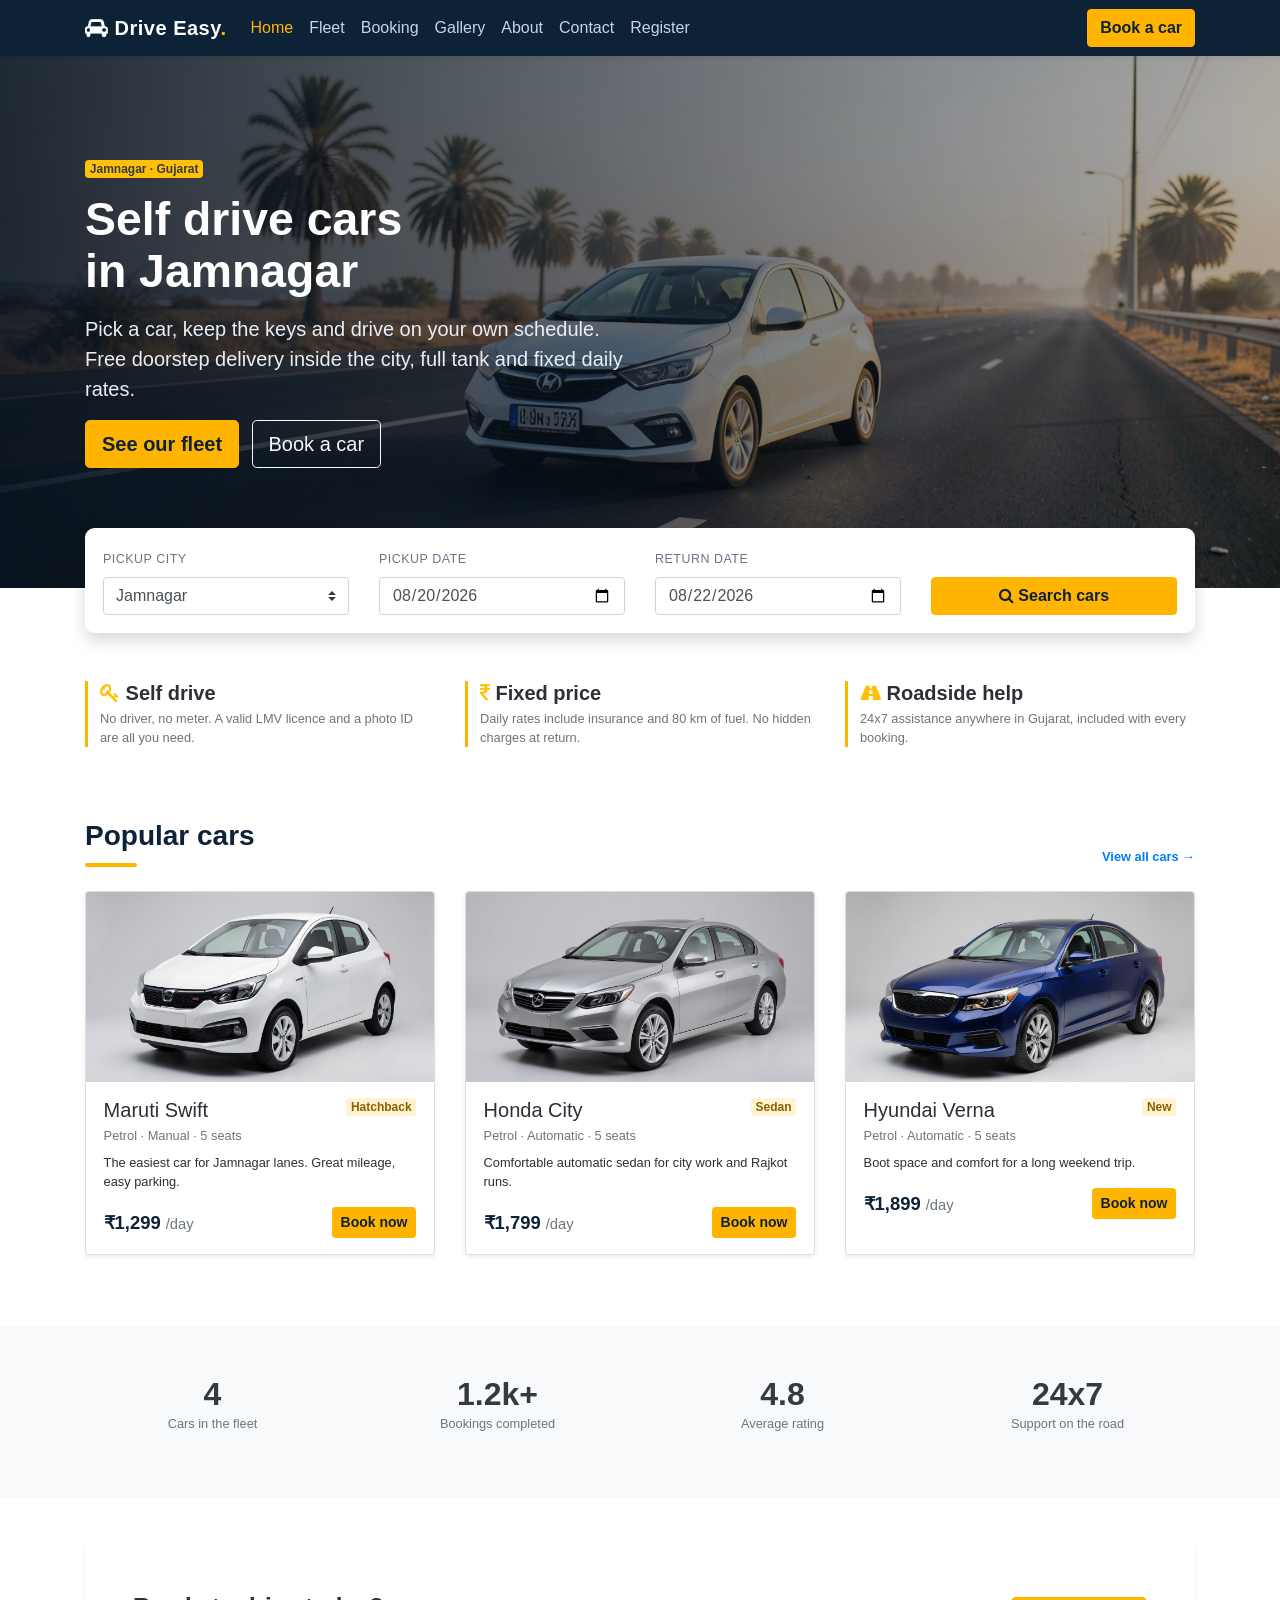
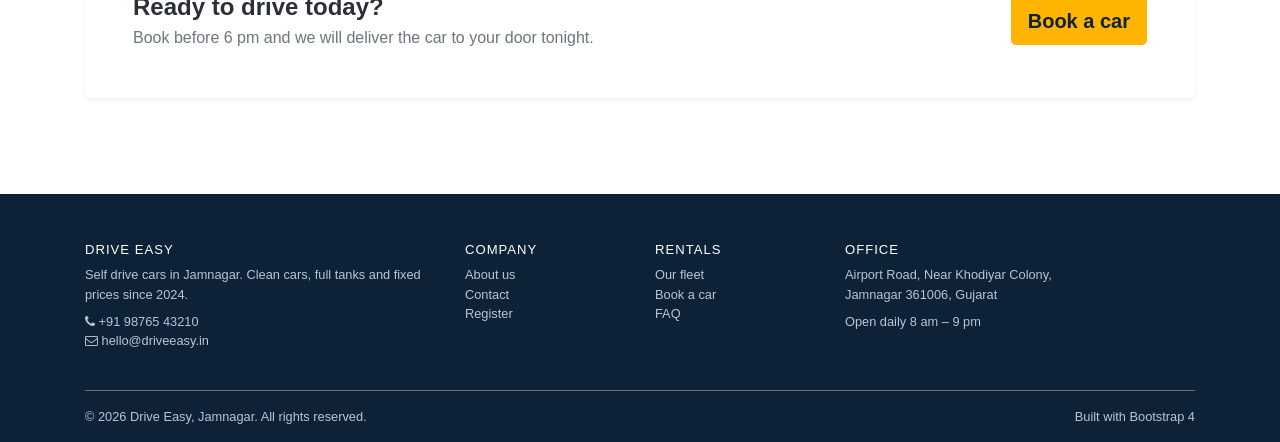
<file: index.html>
<!DOCTYPE html>
<html lang="en">
<head>
  <meta charset="utf-8">
  <meta name="viewport" content="width=device-width, initial-scale=1">
  <title>Home | Drive Easy</title>
  <link rel="stylesheet" href="https://cdn.jsdelivr.net/npm/bootstrap@4.6.2/dist/css/bootstrap.min.css">
  <link rel="stylesheet" href="https://cdnjs.cloudflare.com/ajax/libs/font-awesome/4.7.0/css/font-awesome.min.css">
  <link rel="stylesheet" href="style.css">
</head>
<body>
<nav class="navbar navbar-expand-lg navbar-dark navbar-drive sticky-top shadow-sm">
  <div class="container">
    <a class="navbar-brand" href="index.html"><i class="fa fa-car"></i> Drive Easy<span class="brand-dot">.</span></a>
    <button class="navbar-toggler" type="button" data-toggle="collapse" data-target="#mainNav">
      <span class="navbar-toggler-icon"></span>
    </button>
    <div class="collapse navbar-collapse" id="mainNav">
      <ul class="navbar-nav mr-auto">
      <li class="nav-item"><a class="nav-link active" href="index.html">Home</a></li>
      <li class="nav-item"><a class="nav-link" href="fleet.html">Fleet</a></li>
      <li class="nav-item"><a class="nav-link" href="booking.html">Booking</a></li>
      <li class="nav-item"><a class="nav-link" href="gallery.html">Gallery</a></li>
      <li class="nav-item"><a class="nav-link" href="about.html">About</a></li>
      <li class="nav-item"><a class="nav-link" href="contact.html">Contact</a></li>
      <li class="nav-item"><a class="nav-link" href="register.html">Register</a></li>
      </ul>
      <a class="btn btn-amber my-2 my-lg-0" href="booking.html">Book a car</a>
    </div>
  </div>
</nav>
<section class="hero">
  <div class="container">
    <span class="badge badge-amber bg-warning text-dark mb-3">Jamnagar &middot; Gujarat</span>
    <h1>Self drive cars<br>in Jamnagar</h1>
    <p class="lead mt-3">Pick a car, keep the keys and drive on your own schedule. Free doorstep
    delivery inside the city, full tank and fixed daily rates.</p>
    <a href="fleet.html" class="btn btn-amber btn-lg mr-2">See our fleet</a>
    <a href="booking.html" class="btn btn-outline-light btn-lg">Book a car</a>
  </div>
</section>

<div class="container">
  <form class="search-card shadow" action="fleet.html">
    <div class="row align-items-end">
      <div class="col-md-3 mb-3 mb-md-0">
        <label for="city">Pickup city</label>
        <select class="custom-select" id="city">
          <option selected>Jamnagar</option>
          <option>Rajkot</option>
          <option>Dwarka</option>
        </select>
      </div>
      <div class="col-md-3 mb-3 mb-md-0">
        <label for="from">Pickup date</label>
        <input type="date" class="form-control" id="from" value="2026-08-20">
      </div>
      <div class="col-md-3 mb-3 mb-md-0">
        <label for="to">Return date</label>
        <input type="date" class="form-control" id="to" value="2026-08-22">
      </div>
      <div class="col-md-3">
        <button class="btn btn-amber btn-block" type="submit"><i class="fa fa-search"></i> Search cars</button>
      </div>
    </div>
  </form>
</div>

<section class="container py-5">
  <div class="row">
    <div class="col-md-4 mb-4">
      <div class="stat">
        <h2 class="h5 font-weight-bold mb-1"><i class="fa fa-key text-warning"></i> Self drive</h2>
        <p class="small text-muted mb-0">No driver, no meter. A valid LMV licence and a photo ID
        are all you need.</p>
      </div>
    </div>
    <div class="col-md-4 mb-4">
      <div class="stat">
        <h2 class="h5 font-weight-bold mb-1"><i class="fa fa-inr text-warning"></i> Fixed price</h2>
        <p class="small text-muted mb-0">Daily rates include insurance and 80 km of fuel. No
        hidden charges at return.</p>
      </div>
    </div>
    <div class="col-md-4 mb-4">
      <div class="stat">
        <h2 class="h5 font-weight-bold mb-1"><i class="fa fa-road text-warning"></i> Roadside help</h2>
        <p class="small text-muted mb-0">24x7 assistance anywhere in Gujarat, included with every
        booking.</p>
      </div>
    </div>
  </div>
</section>

<section class="container pb-5">
  <div class="d-flex justify-content-between align-items-end mb-4">
    <h2 class="section-title h3 mb-0">Popular cars</h2>
    <a href="fleet.html" class="small font-weight-bold">View all cars &rarr;</a>
  </div>
  <div class="row">
      <div class="col-md-4 mb-4">
        <div class="card car-card h-100 shadow-sm">
          <img class="card-img-top" src="img/swift.jpg" alt="Maruti Swift">
          <div class="card-body">
            <div class="d-flex justify-content-between align-items-start">
              <h5 class="mb-1">Maruti Swift</h5>
              <span class="badge badge-soft">Hatchback</span>
            </div>
            <p class="small text-muted mb-2">Petrol &middot; Manual &middot; 5 seats</p>
            <p class="card-text small">The easiest car for Jamnagar lanes. Great mileage, easy parking.</p>
            <div class="d-flex justify-content-between align-items-center mt-3">
              <span class="price">&#8377;1,299 <small class="text-muted font-weight-normal">/day</small></span>
              <a href="booking.html" class="btn btn-sm btn-amber">Book now</a>
            </div>
          </div>
        </div>
      </div>
      <div class="col-md-4 mb-4">
        <div class="card car-card h-100 shadow-sm">
          <img class="card-img-top" src="img/city.jpg" alt="Honda City">
          <div class="card-body">
            <div class="d-flex justify-content-between align-items-start">
              <h5 class="mb-1">Honda City</h5>
              <span class="badge badge-soft">Sedan</span>
            </div>
            <p class="small text-muted mb-2">Petrol &middot; Automatic &middot; 5 seats</p>
            <p class="card-text small">Comfortable automatic sedan for city work and Rajkot runs.</p>
            <div class="d-flex justify-content-between align-items-center mt-3">
              <span class="price">&#8377;1,799 <small class="text-muted font-weight-normal">/day</small></span>
              <a href="booking.html" class="btn btn-sm btn-amber">Book now</a>
            </div>
          </div>
        </div>
      </div>
      <div class="col-md-4 mb-4">
        <div class="card car-card h-100 shadow-sm">
          <img class="card-img-top" src="img/verna.jpg" alt="Hyundai Verna">
          <div class="card-body">
            <div class="d-flex justify-content-between align-items-start">
              <h5 class="mb-1">Hyundai Verna</h5>
              <span class="badge badge-soft">New</span>
            </div>
            <p class="small text-muted mb-2">Petrol &middot; Automatic &middot; 5 seats</p>
            <p class="card-text small">Boot space and comfort for a long weekend trip.</p>
            <div class="d-flex justify-content-between align-items-center mt-3">
              <span class="price">&#8377;1,899 <small class="text-muted font-weight-normal">/day</small></span>
              <a href="booking.html" class="btn btn-sm btn-amber">Book now</a>
            </div>
          </div>
        </div>
      </div>
  </div>
</section>

<section class="bg-light py-5">
  <div class="container">
    <div class="row text-center">
      <div class="col-6 col-md-3 mb-3">
        <p class="h2 font-weight-bold mb-0 text-dark">4</p>
        <p class="small text-muted mb-0">Cars in the fleet</p>
      </div>
      <div class="col-6 col-md-3 mb-3">
        <p class="h2 font-weight-bold mb-0 text-dark">1.2k+</p>
        <p class="small text-muted mb-0">Bookings completed</p>
      </div>
      <div class="col-6 col-md-3 mb-3">
        <p class="h2 font-weight-bold mb-0 text-dark">4.8</p>
        <p class="small text-muted mb-0">Average rating</p>
      </div>
      <div class="col-6 col-md-3 mb-3">
        <p class="h2 font-weight-bold mb-0 text-dark">24x7</p>
        <p class="small text-muted mb-0">Support on the road</p>
      </div>
    </div>
  </div>
</section>

<section class="container py-5">
  <div class="card border-0 shadow-sm">
    <div class="card-body p-4 p-md-5 d-md-flex justify-content-between align-items-center">
      <div class="mb-3 mb-md-0">
        <h3 class="h4 font-weight-bold mb-1">Ready to drive today?</h3>
        <p class="text-muted mb-0">Book before 6 pm and we will deliver the car to your door tonight.</p>
      </div>
      <a href="booking.html" class="btn btn-amber btn-lg">Book a car</a>
    </div>
  </div>
</section>

<footer class="site-footer pt-5 pb-3 mt-5">
  <div class="container">
    <div class="row">
      <div class="col-md-4 mb-4">
        <h6>Drive Easy</h6>
        <p class="small mb-2">Self drive cars in Jamnagar. Clean cars, full tanks and fixed prices
        since 2024.</p>
        <p class="small mb-0"><i class="fa fa-phone"></i> +91 98765 43210<br>
        <i class="fa fa-envelope-o"></i> hello@driveeasy.in</p>
      </div>
      <div class="col-6 col-md-2 mb-4">
        <h6>Company</h6>
        <ul class="list-unstyled small mb-0">
          <li><a href="about.html">About us</a></li>
          <li><a href="contact.html">Contact</a></li>
          <li><a href="register.html">Register</a></li>
        </ul>
      </div>
      <div class="col-6 col-md-2 mb-4">
        <h6>Rentals</h6>
        <ul class="list-unstyled small mb-0">
          <li><a href="fleet.html">Our fleet</a></li>
          <li><a href="booking.html">Book a car</a></li>
          <li><a href="contact.html#faq">FAQ</a></li>
        </ul>
      </div>
      <div class="col-md-4 mb-4">
        <h6>Office</h6>
        <p class="small mb-2">Airport Road, Near Khodiyar Colony,<br>Jamnagar 361006, Gujarat</p>
        <p class="small mb-0">Open daily 8 am &ndash; 9 pm</p>
      </div>
    </div>
    <hr class="border-secondary">
    <div class="d-flex justify-content-between flex-wrap small">
      <span>&copy; 2026 Drive Easy, Jamnagar. All rights reserved.</span>
      <span>Built with Bootstrap 4</span>
    </div>
  </div>
</footer>

<script src="https://cdn.jsdelivr.net/npm/jquery@3.7.1/dist/jquery.slim.min.js"></script>
<script src="https://cdn.jsdelivr.net/npm/popper.js@1.16.1/dist/umd/popper.min.js"></script>
<script src="https://cdn.jsdelivr.net/npm/bootstrap@4.6.2/dist/js/bootstrap.bundle.min.js"></script>
</body>
</html>
</file>
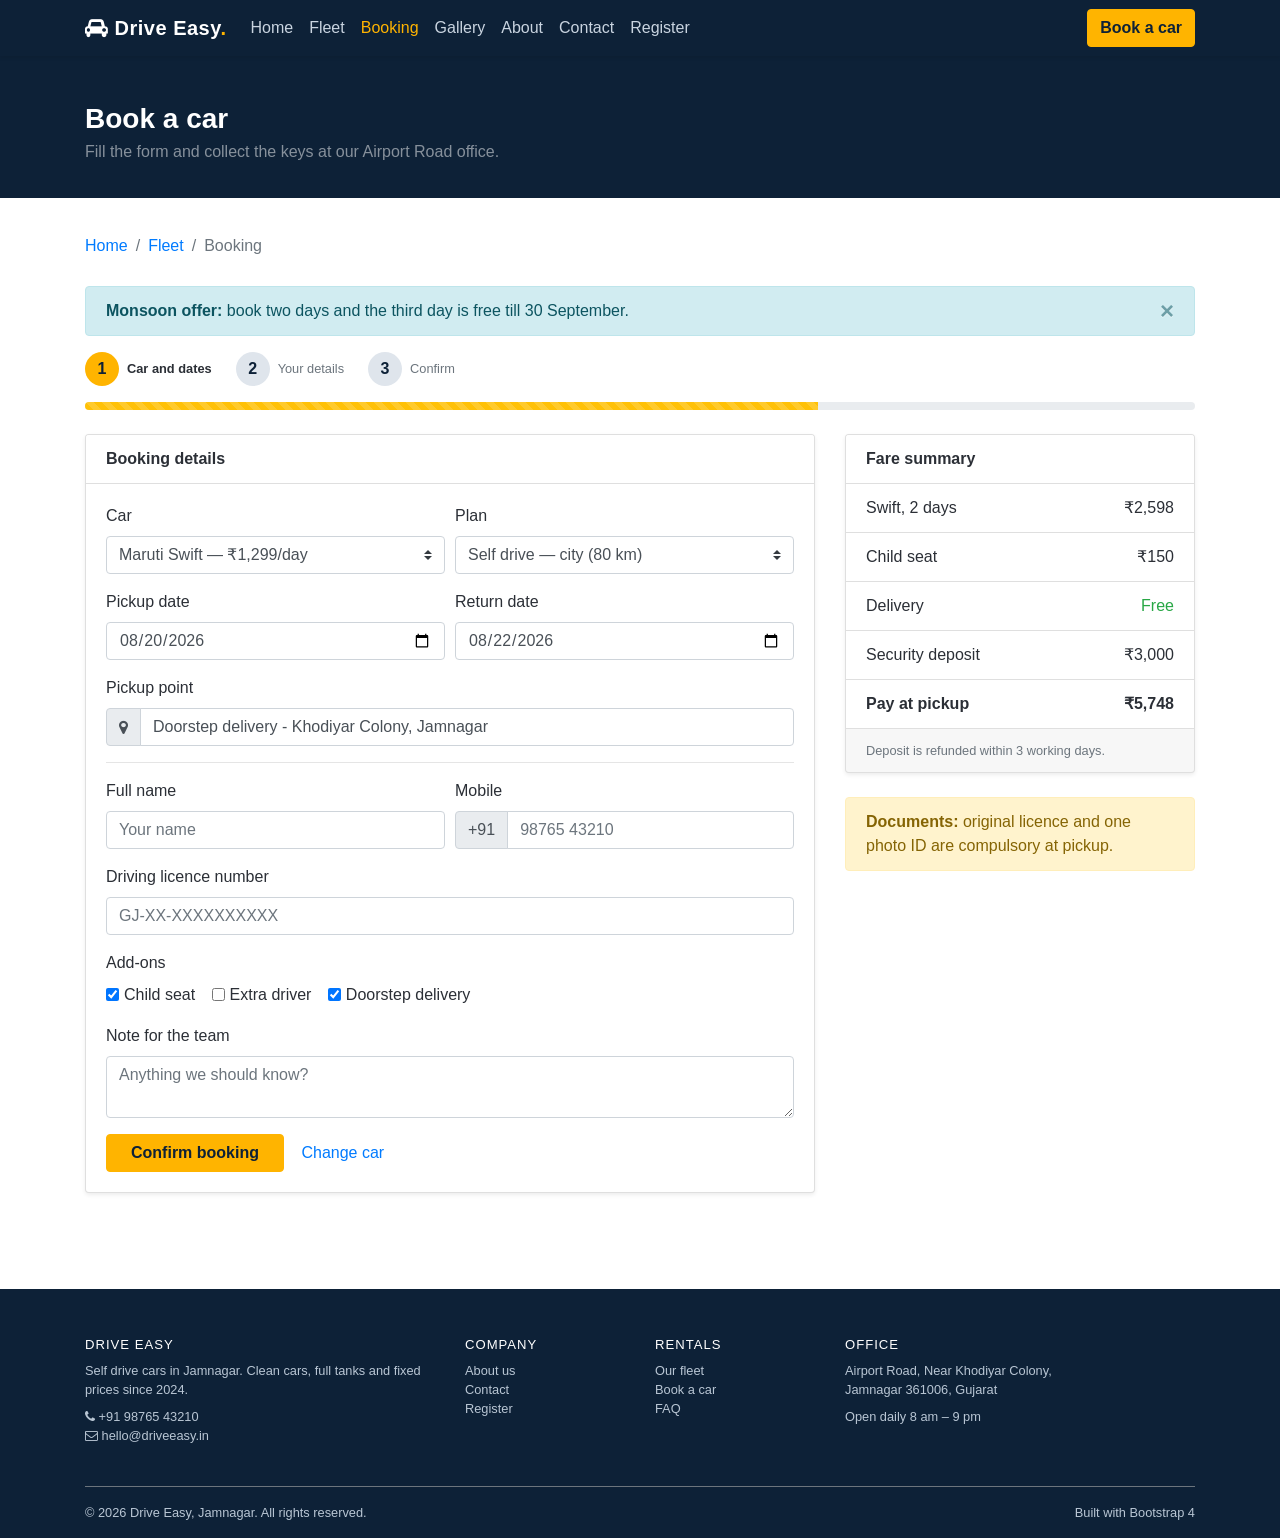
<file: booking.html>
<!DOCTYPE html>
<html lang="en">
<head>
  <meta charset="utf-8">
  <meta name="viewport" content="width=device-width, initial-scale=1">
  <title>Booking | Drive Easy</title>
  <link rel="stylesheet" href="https://cdn.jsdelivr.net/npm/bootstrap@4.6.2/dist/css/bootstrap.min.css">
  <link rel="stylesheet" href="https://cdnjs.cloudflare.com/ajax/libs/font-awesome/4.7.0/css/font-awesome.min.css">
  <link rel="stylesheet" href="style.css">
</head>
<body>
<nav class="navbar navbar-expand-lg navbar-dark navbar-drive sticky-top shadow-sm">
  <div class="container">
    <a class="navbar-brand" href="index.html"><i class="fa fa-car"></i> Drive Easy<span class="brand-dot">.</span></a>
    <button class="navbar-toggler" type="button" data-toggle="collapse" data-target="#mainNav">
      <span class="navbar-toggler-icon"></span>
    </button>
    <div class="collapse navbar-collapse" id="mainNav">
      <ul class="navbar-nav mr-auto">
      <li class="nav-item"><a class="nav-link" href="index.html">Home</a></li>
      <li class="nav-item"><a class="nav-link" href="fleet.html">Fleet</a></li>
      <li class="nav-item"><a class="nav-link active" href="booking.html">Booking</a></li>
      <li class="nav-item"><a class="nav-link" href="gallery.html">Gallery</a></li>
      <li class="nav-item"><a class="nav-link" href="about.html">About</a></li>
      <li class="nav-item"><a class="nav-link" href="contact.html">Contact</a></li>
      <li class="nav-item"><a class="nav-link" href="register.html">Register</a></li>
      </ul>
      <a class="btn btn-amber my-2 my-lg-0" href="booking.html">Book a car</a>
    </div>
  </div>
</nav>

<header class="page-head">
  <div class="container">
    <h1 class="h3 font-weight-bold mb-1">Book a car</h1>
    <p class="mb-0 text-white-50">Fill the form and collect the keys at our Airport Road office.</p>
  </div>
</header>

<div class="container py-4">
  <nav aria-label="breadcrumb">
    <ol class="breadcrumb bg-white px-0">
      <li class="breadcrumb-item"><a href="index.html">Home</a></li>
      <li class="breadcrumb-item"><a href="fleet.html">Fleet</a></li>
      <li class="breadcrumb-item active" aria-current="page">Booking</li>
    </ol>
  </nav>

  <div class="alert alert-info alert-dismissible fade show">
    <button type="button" class="close" data-dismiss="alert">&times;</button>
    <strong>Monsoon offer:</strong> book two days and the third day is free till 30 September.
  </div>

  <div class="d-flex align-items-center mb-3">
    <span class="step mr-2">1</span>
    <span class="mr-4 small font-weight-bold">Car and dates</span>
    <span class="step mr-2" style="background:#dfe5ec;">2</span>
    <span class="mr-4 small text-muted">Your details</span>
    <span class="step mr-2" style="background:#dfe5ec;">3</span>
    <span class="small text-muted">Confirm</span>
  </div>
  <div class="progress mb-4" style="height:8px;">
    <div class="progress-bar bg-warning progress-bar-striped progress-bar-animated" style="width:66%"></div>
  </div>

  <div class="row">
    <div class="col-lg-8">
      <div class="card shadow-sm mb-4">
        <div class="card-header bg-white font-weight-bold">Booking details</div>
        <div class="card-body">
          <form action="index.html">
            <div class="form-row">
              <div class="form-group col-md-6">
                <label for="car">Car</label>
                <select class="custom-select" id="car">
                  <option selected>Maruti Swift &mdash; &#8377;1,299/day</option>
                  <option>Hyundai i20 &mdash; &#8377;1,499/day</option>
                  <option>Honda City &mdash; &#8377;1,799/day</option>
                  <option>Hyundai Verna &mdash; &#8377;1,899/day</option>
                </select>
              </div>
              <div class="form-group col-md-6">
                <label for="plan">Plan</label>
                <select class="custom-select" id="plan">
                  <option selected>Self drive &mdash; city (80 km)</option>
                  <option>Self drive &mdash; outstation (300 km/day)</option>
                  <option>With driver &mdash; outstation</option>
                </select>
              </div>
            </div>
            <div class="form-row">
              <div class="form-group col-md-6">
                <label for="pick">Pickup date</label>
                <input type="date" class="form-control" id="pick" value="2026-08-20">
              </div>
              <div class="form-group col-md-6">
                <label for="ret">Return date</label>
                <input type="date" class="form-control" id="ret" value="2026-08-22">
              </div>
            </div>
            <div class="form-group">
              <label for="place">Pickup point</label>
              <div class="input-group">
                <div class="input-group-prepend"><span class="input-group-text"><i class="fa fa-map-marker"></i></span></div>
                <input type="text" class="form-control" id="place" value="Doorstep delivery - Khodiyar Colony, Jamnagar">
              </div>
            </div>
            <hr>
            <div class="form-row">
              <div class="form-group col-md-6">
                <label for="name">Full name</label>
                <input type="text" class="form-control" id="name" placeholder="Your name">
              </div>
              <div class="form-group col-md-6">
                <label for="phone">Mobile</label>
                <div class="input-group">
                  <div class="input-group-prepend"><span class="input-group-text">+91</span></div>
                  <input type="tel" class="form-control" id="phone" placeholder="98765 43210">
                </div>
              </div>
            </div>
            <div class="form-group">
              <label for="lic">Driving licence number</label>
              <input type="text" class="form-control" id="lic" placeholder="GJ-XX-XXXXXXXXXX">
            </div>
            <div class="form-group">
              <span class="d-block mb-2">Add-ons</span>
              <div class="form-check form-check-inline">
                <input class="form-check-input" type="checkbox" id="seat" checked>
                <label class="form-check-label" for="seat">Child seat</label>
              </div>
              <div class="form-check form-check-inline">
                <input class="form-check-input" type="checkbox" id="driver">
                <label class="form-check-label" for="driver">Extra driver</label>
              </div>
              <div class="form-check form-check-inline">
                <input class="form-check-input" type="checkbox" id="delivery" checked>
                <label class="form-check-label" for="delivery">Doorstep delivery</label>
              </div>
            </div>
            <div class="form-group">
              <label for="note">Note for the team</label>
              <textarea class="form-control" id="note" rows="2" placeholder="Anything we should know?"></textarea>
            </div>
            <button class="btn btn-amber px-4" type="button" data-toggle="modal" data-target="#confirmModal">
              Confirm booking
            </button>
            <a class="btn btn-link" href="fleet.html">Change car</a>
          </form>
        </div>
      </div>
    </div>

    <div class="col-lg-4">
      <div class="card shadow-sm mb-4">
        <div class="card-header bg-white font-weight-bold">Fare summary</div>
        <ul class="list-group list-group-flush">
          <li class="list-group-item d-flex justify-content-between"><span>Swift, 2 days</span><span>&#8377;2,598</span></li>
          <li class="list-group-item d-flex justify-content-between"><span>Child seat</span><span>&#8377;150</span></li>
          <li class="list-group-item d-flex justify-content-between"><span>Delivery</span><span class="text-success">Free</span></li>
          <li class="list-group-item d-flex justify-content-between"><span>Security deposit</span><span>&#8377;3,000</span></li>
          <li class="list-group-item d-flex justify-content-between font-weight-bold"><span>Pay at pickup</span><span>&#8377;5,748</span></li>
        </ul>
        <div class="card-footer small text-muted">Deposit is refunded within 3 working days.</div>
      </div>
      <div class="alert alert-warning mb-0">
        <strong>Documents:</strong> original licence and one photo ID are compulsory at pickup.
      </div>
    </div>
  </div>
</div>

<div class="modal fade" id="confirmModal">
  <div class="modal-dialog modal-dialog-centered">
    <div class="modal-content">
      <div class="modal-header bg-success text-white">
        <h4 class="modal-title">Save record confirmation</h4>
        <button type="button" class="close text-white" data-dismiss="modal">&times;</button>
      </div>
      <div class="modal-body">
        Save this booking for <strong>Maruti Swift, 20&ndash;22 August 2026</strong>?
      </div>
      <div class="modal-footer">
        <button class="btn btn-outline-secondary" data-dismiss="modal">Cancel</button>
        <button class="btn btn-success" data-dismiss="modal">Yes, save</button>
      </div>
    </div>
  </div>
</div>

<footer class="site-footer pt-5 pb-3 mt-5">
  <div class="container">
    <div class="row">
      <div class="col-md-4 mb-4">
        <h6>Drive Easy</h6>
        <p class="small mb-2">Self drive cars in Jamnagar. Clean cars, full tanks and fixed prices
        since 2024.</p>
        <p class="small mb-0"><i class="fa fa-phone"></i> +91 98765 43210<br>
        <i class="fa fa-envelope-o"></i> hello@driveeasy.in</p>
      </div>
      <div class="col-6 col-md-2 mb-4">
        <h6>Company</h6>
        <ul class="list-unstyled small mb-0">
          <li><a href="about.html">About us</a></li>
          <li><a href="contact.html">Contact</a></li>
          <li><a href="register.html">Register</a></li>
        </ul>
      </div>
      <div class="col-6 col-md-2 mb-4">
        <h6>Rentals</h6>
        <ul class="list-unstyled small mb-0">
          <li><a href="fleet.html">Our fleet</a></li>
          <li><a href="booking.html">Book a car</a></li>
          <li><a href="contact.html#faq">FAQ</a></li>
        </ul>
      </div>
      <div class="col-md-4 mb-4">
        <h6>Office</h6>
        <p class="small mb-2">Airport Road, Near Khodiyar Colony,<br>Jamnagar 361006, Gujarat</p>
        <p class="small mb-0">Open daily 8 am &ndash; 9 pm</p>
      </div>
    </div>
    <hr class="border-secondary">
    <div class="d-flex justify-content-between flex-wrap small">
      <span>&copy; 2026 Drive Easy, Jamnagar. All rights reserved.</span>
      <span>Built with Bootstrap 4</span>
    </div>
  </div>
</footer>

<script src="https://cdn.jsdelivr.net/npm/jquery@3.7.1/dist/jquery.slim.min.js"></script>
<script src="https://cdn.jsdelivr.net/npm/popper.js@1.16.1/dist/umd/popper.min.js"></script>
<script src="https://cdn.jsdelivr.net/npm/bootstrap@4.6.2/dist/js/bootstrap.bundle.min.js"></script>
</body>
</html>
</file>
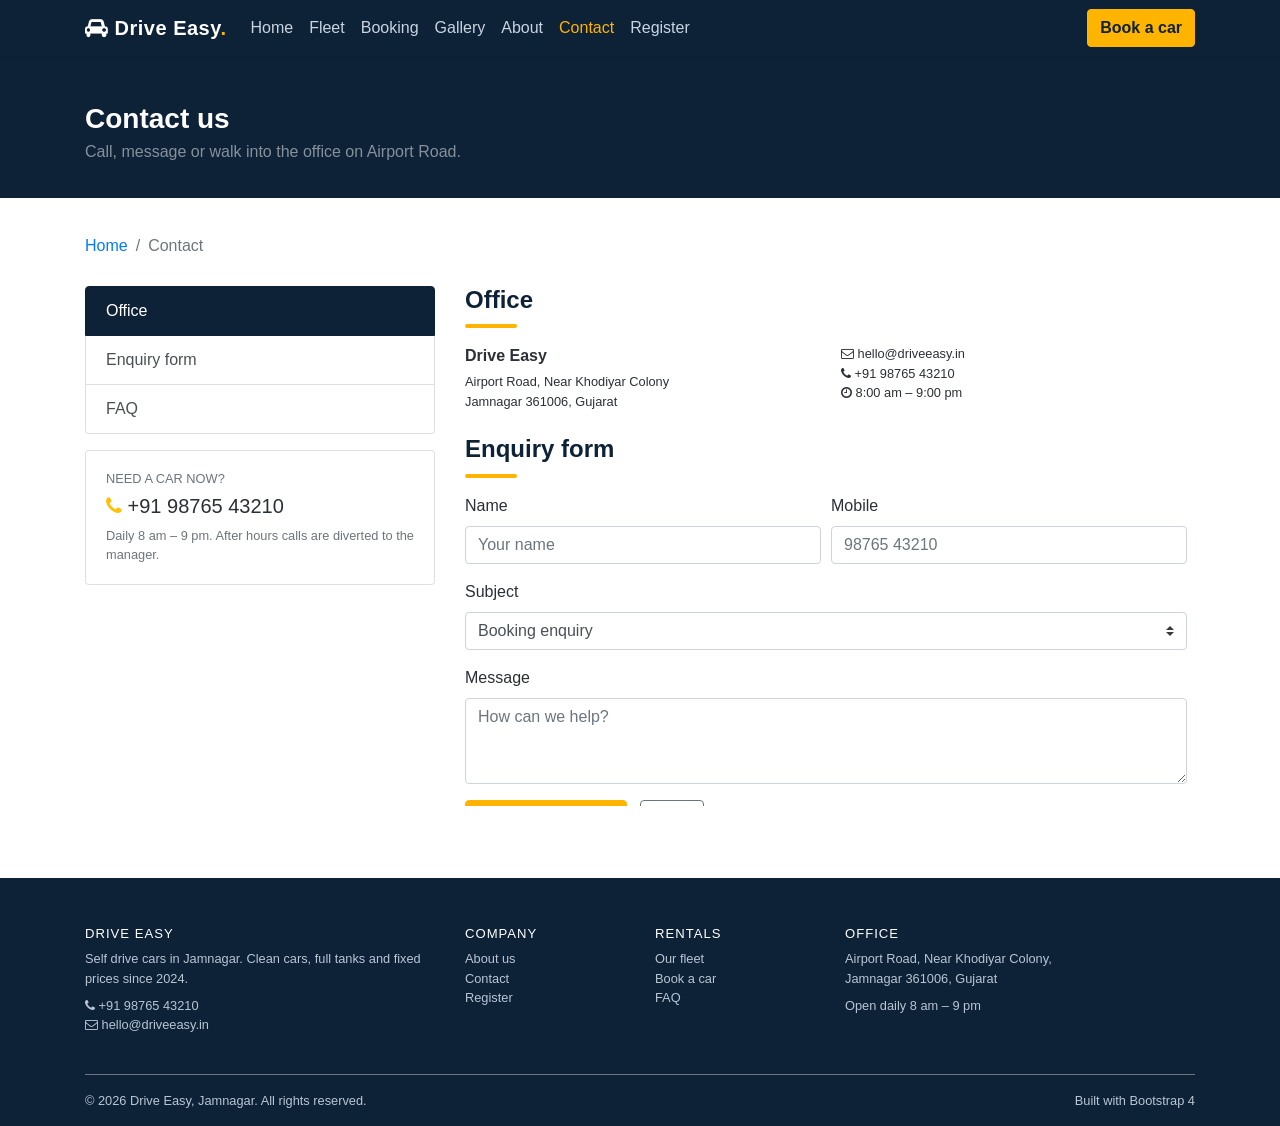
<file: contact.html>
<!DOCTYPE html>
<html lang="en">
<head>
  <meta charset="utf-8">
  <meta name="viewport" content="width=device-width, initial-scale=1">
  <title>Contact | Drive Easy</title>
  <link rel="stylesheet" href="https://cdn.jsdelivr.net/npm/bootstrap@4.6.2/dist/css/bootstrap.min.css">
  <link rel="stylesheet" href="https://cdnjs.cloudflare.com/ajax/libs/font-awesome/4.7.0/css/font-awesome.min.css">
  <link rel="stylesheet" href="style.css">
</head>
<body>
<nav class="navbar navbar-expand-lg navbar-dark navbar-drive sticky-top shadow-sm">
  <div class="container">
    <a class="navbar-brand" href="index.html"><i class="fa fa-car"></i> Drive Easy<span class="brand-dot">.</span></a>
    <button class="navbar-toggler" type="button" data-toggle="collapse" data-target="#mainNav">
      <span class="navbar-toggler-icon"></span>
    </button>
    <div class="collapse navbar-collapse" id="mainNav">
      <ul class="navbar-nav mr-auto">
      <li class="nav-item"><a class="nav-link" href="index.html">Home</a></li>
      <li class="nav-item"><a class="nav-link" href="fleet.html">Fleet</a></li>
      <li class="nav-item"><a class="nav-link" href="booking.html">Booking</a></li>
      <li class="nav-item"><a class="nav-link" href="gallery.html">Gallery</a></li>
      <li class="nav-item"><a class="nav-link" href="about.html">About</a></li>
      <li class="nav-item"><a class="nav-link active" href="contact.html">Contact</a></li>
      <li class="nav-item"><a class="nav-link" href="register.html">Register</a></li>
      </ul>
      <a class="btn btn-amber my-2 my-lg-0" href="booking.html">Book a car</a>
    </div>
  </div>
</nav>

<header class="page-head">
  <div class="container">
    <h1 class="h3 font-weight-bold mb-1">Contact us</h1>
    <p class="mb-0 text-white-50">Call, message or walk into the office on Airport Road.</p>
  </div>
</header>

<div class="container py-4">
  <nav aria-label="breadcrumb">
    <ol class="breadcrumb bg-white px-0">
      <li class="breadcrumb-item"><a href="index.html">Home</a></li>
      <li class="breadcrumb-item active" aria-current="page">Contact</li>
    </ol>
  </nav>

  <div class="row">
    <div class="col-lg-4 mb-4">
      <div id="nav-list" class="list-group sticky-top" style="top:90px;">
        <a class="list-group-item list-group-item-action active" href="#office">Office</a>
        <a class="list-group-item list-group-item-action" href="#enquiry">Enquiry form</a>
        <a class="list-group-item list-group-item-action" href="#faq">FAQ</a>
      </div>
      <div class="card mt-3">
        <div class="card-body">
          <h6 class="text-uppercase text-muted small mb-2">Need a car now?</h6>
          <p class="h5 mb-2"><i class="fa fa-phone text-warning"></i> +91 98765 43210</p>
          <p class="small text-muted mb-0">Daily 8 am &ndash; 9 pm. After hours calls are
          diverted to the manager.</p>
        </div>
      </div>
    </div>

    <div class="col-lg-8">
      <div data-spy="scroll" data-target="#nav-list" data-offset="100"
           style="position:relative;height:520px;overflow-y:auto;" class="pr-2">

        <section id="office" class="mb-4">
          <h3 class="section-title h4 mb-3">Office</h3>
          <div class="row">
            <div class="col-sm-6">
              <p class="mb-1"><strong>Drive Easy</strong></p>
              <p class="small mb-0">Airport Road, Near Khodiyar Colony<br>Jamnagar 361006, Gujarat</p>
            </div>
            <div class="col-sm-6">
              <p class="small mb-0"><i class="fa fa-envelope-o"></i> hello@driveeasy.in<br>
              <i class="fa fa-phone"></i> +91 98765 43210<br>
              <i class="fa fa-clock-o"></i> 8:00 am &ndash; 9:00 pm</p>
            </div>
          </div>
        </section>

        <section id="enquiry" class="mb-4">
          <h3 class="section-title h4 mb-3">Enquiry form</h3>
          <form action="index.html">
            <div class="form-row">
              <div class="form-group col-md-6">
                <label for="cn">Name</label>
                <input type="text" class="form-control" id="cn" placeholder="Your name">
              </div>
              <div class="form-group col-md-6">
                <label for="cm">Mobile</label>
                <input type="tel" class="form-control" id="cm" placeholder="98765 43210">
              </div>
            </div>
            <div class="form-group">
              <label for="cs">Subject</label>
              <select class="custom-select" id="cs">
                <option selected>Booking enquiry</option>
                <option>Long term rental</option>
                <option>Corporate account</option>
                <option>Feedback or complaint</option>
              </select>
            </div>
            <div class="form-group">
              <label for="cmsg">Message</label>
              <textarea class="form-control" id="cmsg" rows="3" placeholder="How can we help?"></textarea>
            </div>
            <button class="btn btn-amber px-4" type="submit">Send message</button>
            <button class="btn btn-outline-secondary ml-2" type="reset">Clear</button>
          </form>
        </section>

        <section id="faq" class="mb-4">
          <h3 class="section-title h4 mb-3">Frequently asked questions</h3>
          <div class="alert alert-success alert-dismissible fade show">
            <button class="close" data-dismiss="alert">&times;</button>
            Most questions are answered below. Close this note to see the list.
          </div>
          <div id="accordion">
            <div class="card mb-2">
              <div class="card-header">
                <a data-toggle="collapse" href="#q1" class="font-weight-bold text-dark">Is fuel included?</a>
              </div>
              <div id="q1" class="collapse show" data-parent="#accordion">
                <div class="card-body small">The city plan includes 80 km of fuel. For outstation
                bookings you pay for the fuel you use; the car leaves with a full tank.</div>
              </div>
            </div>
            <div class="card mb-2">
              <div class="card-header">
                <a data-toggle="collapse" href="#q2" class="font-weight-bold text-dark">Can I take the car to another state?</a>
              </div>
              <div id="q2" class="collapse" data-parent="#accordion">
                <div class="card-body small">Yes, with prior permission. An interstate permit charge
                of &#8377;500 applies and the driver must be on the rental agreement.</div>
              </div>
            </div>
            <div class="card mb-2">
              <div class="card-header">
                <a data-toggle="collapse" href="#q3" class="font-weight-bold text-dark">What if the car breaks down?</a>
              </div>
              <div id="q3" class="collapse" data-parent="#accordion">
                <div class="card-body small">Call the number on the key tag. Roadside assistance
                reaches you anywhere in Gujarat, and a replacement car is arranged if the repair
                takes more than four hours.</div>
              </div>
            </div>
          </div>
          <p class="mt-3 mb-0">
            <button class="btn btn-sm btn-outline-info" data-toggle="popover" title="Security deposit"
                    data-content="&#8377;3,000 refundable deposit, returned within 3 working days of the car coming back clean.">
              What is the security deposit?
            </button>
          </p>
        </section>
      </div>
    </div>
  </div>
</div>

<footer class="site-footer pt-5 pb-3 mt-5">
  <div class="container">
    <div class="row">
      <div class="col-md-4 mb-4">
        <h6>Drive Easy</h6>
        <p class="small mb-2">Self drive cars in Jamnagar. Clean cars, full tanks and fixed prices
        since 2024.</p>
        <p class="small mb-0"><i class="fa fa-phone"></i> +91 98765 43210<br>
        <i class="fa fa-envelope-o"></i> hello@driveeasy.in</p>
      </div>
      <div class="col-6 col-md-2 mb-4">
        <h6>Company</h6>
        <ul class="list-unstyled small mb-0">
          <li><a href="about.html">About us</a></li>
          <li><a href="contact.html">Contact</a></li>
          <li><a href="register.html">Register</a></li>
        </ul>
      </div>
      <div class="col-6 col-md-2 mb-4">
        <h6>Rentals</h6>
        <ul class="list-unstyled small mb-0">
          <li><a href="fleet.html">Our fleet</a></li>
          <li><a href="booking.html">Book a car</a></li>
          <li><a href="contact.html#faq">FAQ</a></li>
        </ul>
      </div>
      <div class="col-md-4 mb-4">
        <h6>Office</h6>
        <p class="small mb-2">Airport Road, Near Khodiyar Colony,<br>Jamnagar 361006, Gujarat</p>
        <p class="small mb-0">Open daily 8 am &ndash; 9 pm</p>
      </div>
    </div>
    <hr class="border-secondary">
    <div class="d-flex justify-content-between flex-wrap small">
      <span>&copy; 2026 Drive Easy, Jamnagar. All rights reserved.</span>
      <span>Built with Bootstrap 4</span>
    </div>
  </div>
</footer>

<script src="https://cdn.jsdelivr.net/npm/jquery@3.7.1/dist/jquery.slim.min.js"></script>
<script src="https://cdn.jsdelivr.net/npm/popper.js@1.16.1/dist/umd/popper.min.js"></script>
<script src="https://cdn.jsdelivr.net/npm/bootstrap@4.6.2/dist/js/bootstrap.bundle.min.js"></script>
</body>
</html>
</file>
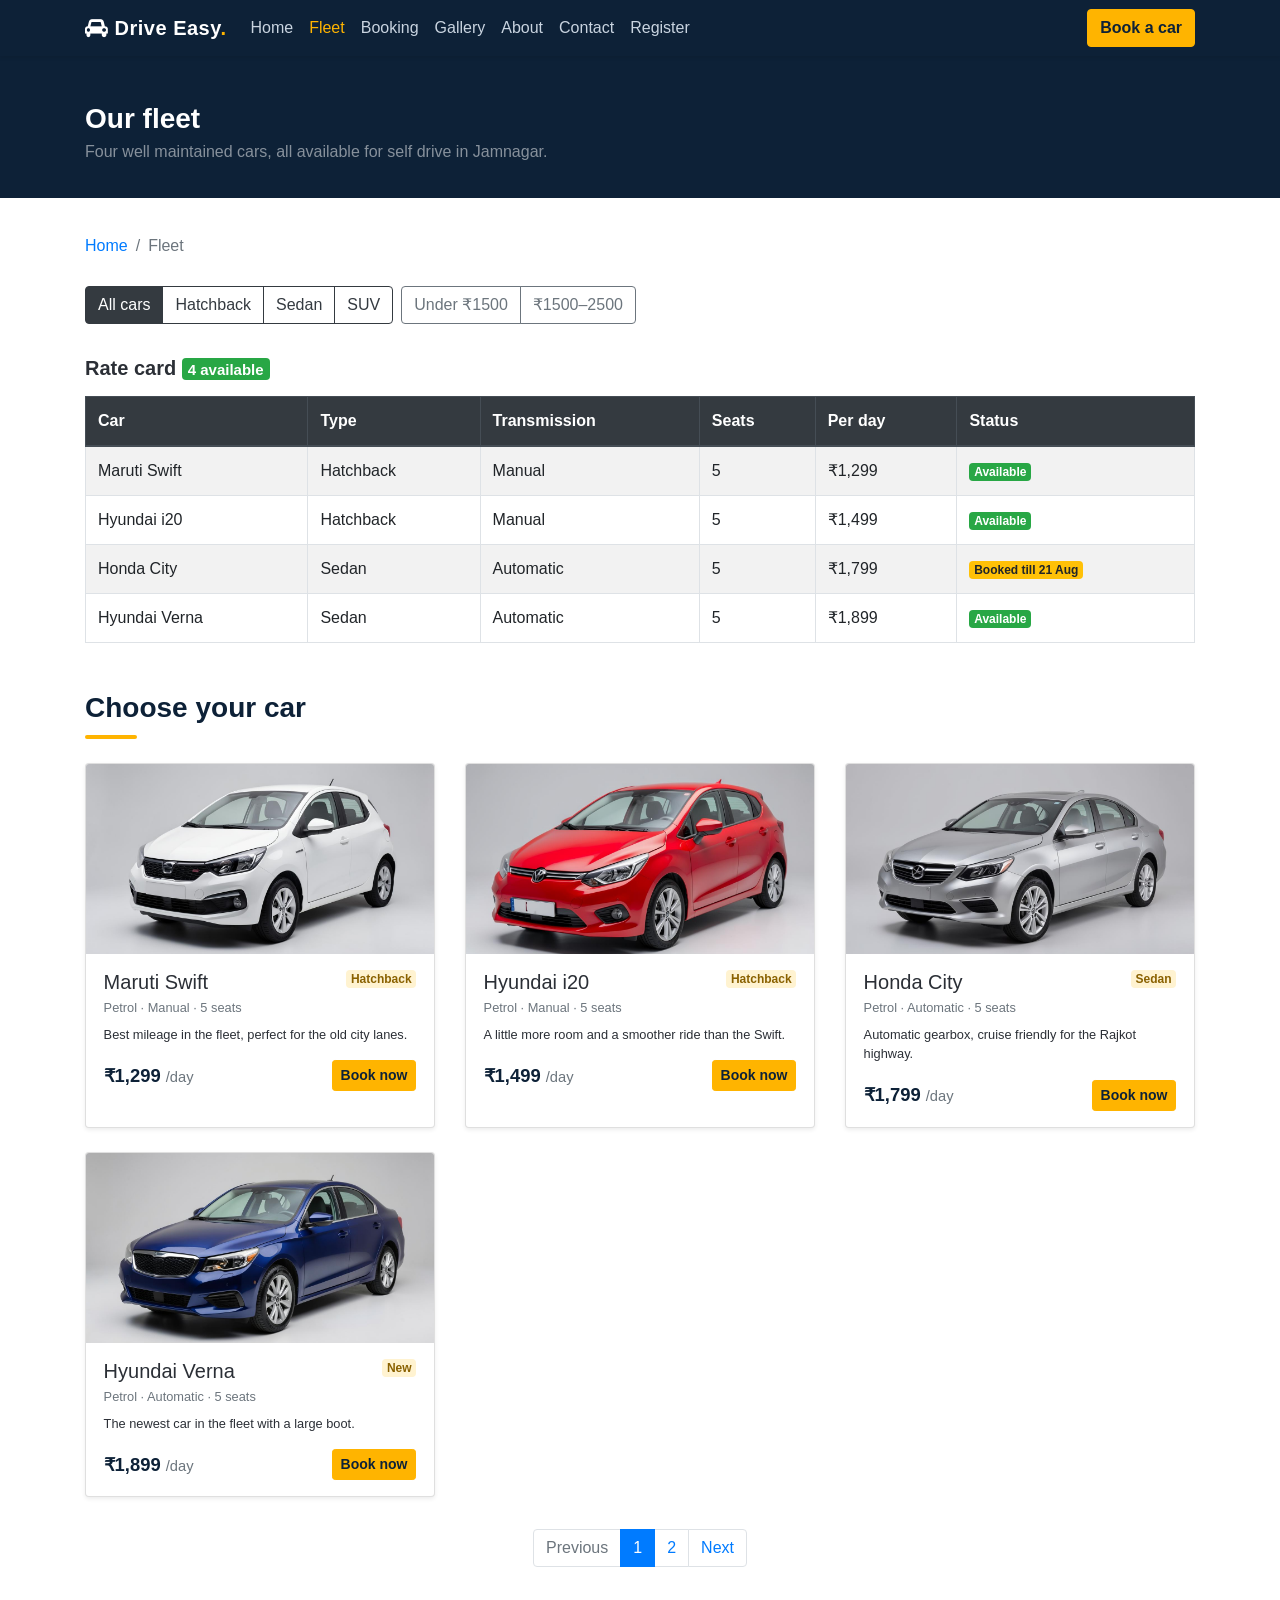
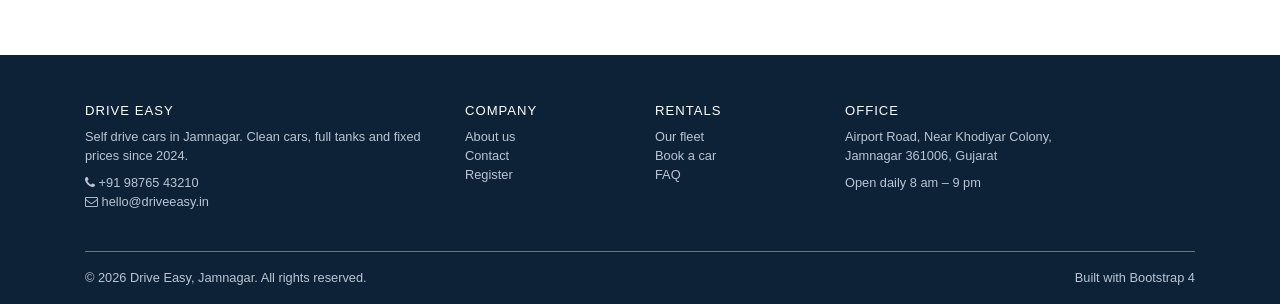
<file: fleet.html>
<!DOCTYPE html>
<html lang="en">
<head>
  <meta charset="utf-8">
  <meta name="viewport" content="width=device-width, initial-scale=1">
  <title>Fleet | Drive Easy</title>
  <link rel="stylesheet" href="https://cdn.jsdelivr.net/npm/bootstrap@4.6.2/dist/css/bootstrap.min.css">
  <link rel="stylesheet" href="https://cdnjs.cloudflare.com/ajax/libs/font-awesome/4.7.0/css/font-awesome.min.css">
  <link rel="stylesheet" href="style.css">
</head>
<body>
<nav class="navbar navbar-expand-lg navbar-dark navbar-drive sticky-top shadow-sm">
  <div class="container">
    <a class="navbar-brand" href="index.html"><i class="fa fa-car"></i> Drive Easy<span class="brand-dot">.</span></a>
    <button class="navbar-toggler" type="button" data-toggle="collapse" data-target="#mainNav">
      <span class="navbar-toggler-icon"></span>
    </button>
    <div class="collapse navbar-collapse" id="mainNav">
      <ul class="navbar-nav mr-auto">
      <li class="nav-item"><a class="nav-link" href="index.html">Home</a></li>
      <li class="nav-item"><a class="nav-link active" href="fleet.html">Fleet</a></li>
      <li class="nav-item"><a class="nav-link" href="booking.html">Booking</a></li>
      <li class="nav-item"><a class="nav-link" href="gallery.html">Gallery</a></li>
      <li class="nav-item"><a class="nav-link" href="about.html">About</a></li>
      <li class="nav-item"><a class="nav-link" href="contact.html">Contact</a></li>
      <li class="nav-item"><a class="nav-link" href="register.html">Register</a></li>
      </ul>
      <a class="btn btn-amber my-2 my-lg-0" href="booking.html">Book a car</a>
    </div>
  </div>
</nav>

<header class="page-head">
  <div class="container">
    <h1 class="h3 font-weight-bold mb-1">Our fleet</h1>
    <p class="mb-0 text-white-50">Four well maintained cars, all available for self drive in Jamnagar.</p>
  </div>
</header>

<div class="container py-4">
  <nav aria-label="breadcrumb">
    <ol class="breadcrumb bg-white px-0">
      <li class="breadcrumb-item"><a href="index.html">Home</a></li>
      <li class="breadcrumb-item active" aria-current="page">Fleet</li>
    </ol>
  </nav>

  <div class="btn-toolbar mb-4" role="toolbar">
    <div class="btn-group btn-group-toggle mr-2 mb-2" data-toggle="buttons">
      <label class="btn btn-outline-dark active"><input type="radio" checked> All cars</label>
      <label class="btn btn-outline-dark"><input type="radio"> Hatchback</label>
      <label class="btn btn-outline-dark"><input type="radio"> Sedan</label>
      <label class="btn btn-outline-dark"><input type="radio"> SUV</label>
    </div>
    <div class="btn-group mb-2">
      <button class="btn btn-outline-secondary" type="button">Under &#8377;1500</button>
      <button class="btn btn-outline-secondary" type="button">&#8377;1500&ndash;2500</button>
    </div>
  </div>

  <h5 class="font-weight-bold mb-3">Rate card <span class="badge badge-success">4 available</span></h5>
  <div class="table-responsive mb-5">
    <table class="table table-striped table-hover table-bordered mb-0">
      <thead class="thead-dark">
        <tr><th>Car</th><th>Type</th><th>Transmission</th><th>Seats</th><th>Per day</th><th>Status</th></tr>
      </thead>
      <tbody>
        <tr><td>Maruti Swift</td><td>Hatchback</td><td>Manual</td><td>5</td><td>&#8377;1,299</td>
            <td><span class="badge badge-success">Available</span></td></tr>
        <tr><td>Hyundai i20</td><td>Hatchback</td><td>Manual</td><td>5</td><td>&#8377;1,499</td>
            <td><span class="badge badge-success">Available</span></td></tr>
        <tr><td>Honda City</td><td>Sedan</td><td>Automatic</td><td>5</td><td>&#8377;1,799</td>
            <td><span class="badge badge-warning">Booked till 21 Aug</span></td></tr>
        <tr><td>Hyundai Verna</td><td>Sedan</td><td>Automatic</td><td>5</td><td>&#8377;1,899</td>
            <td><span class="badge badge-success">Available</span></td></tr>
      </tbody>
    </table>
  </div>

  <h2 class="section-title h3 mb-4">Choose your car</h2>
  <div class="row">
      <div class="col-md-4 mb-4">
        <div class="card car-card h-100 shadow-sm">
          <img class="card-img-top" src="img/swift.jpg" alt="Maruti Swift">
          <div class="card-body">
            <div class="d-flex justify-content-between align-items-start">
              <h5 class="mb-1">Maruti Swift</h5>
              <span class="badge badge-soft">Hatchback</span>
            </div>
            <p class="small text-muted mb-2">Petrol &middot; Manual &middot; 5 seats</p>
            <p class="card-text small">Best mileage in the fleet, perfect for the old city lanes.</p>
            <div class="d-flex justify-content-between align-items-center mt-3">
              <span class="price">&#8377;1,299 <small class="text-muted font-weight-normal">/day</small></span>
              <a href="booking.html" class="btn btn-sm btn-amber">Book now</a>
            </div>
          </div>
        </div>
      </div>
      <div class="col-md-4 mb-4">
        <div class="card car-card h-100 shadow-sm">
          <img class="card-img-top" src="img/i20.jpg" alt="Hyundai i20">
          <div class="card-body">
            <div class="d-flex justify-content-between align-items-start">
              <h5 class="mb-1">Hyundai i20</h5>
              <span class="badge badge-soft">Hatchback</span>
            </div>
            <p class="small text-muted mb-2">Petrol &middot; Manual &middot; 5 seats</p>
            <p class="card-text small">A little more room and a smoother ride than the Swift.</p>
            <div class="d-flex justify-content-between align-items-center mt-3">
              <span class="price">&#8377;1,499 <small class="text-muted font-weight-normal">/day</small></span>
              <a href="booking.html" class="btn btn-sm btn-amber">Book now</a>
            </div>
          </div>
        </div>
      </div>
      <div class="col-md-4 mb-4">
        <div class="card car-card h-100 shadow-sm">
          <img class="card-img-top" src="img/city.jpg" alt="Honda City">
          <div class="card-body">
            <div class="d-flex justify-content-between align-items-start">
              <h5 class="mb-1">Honda City</h5>
              <span class="badge badge-soft">Sedan</span>
            </div>
            <p class="small text-muted mb-2">Petrol &middot; Automatic &middot; 5 seats</p>
            <p class="card-text small">Automatic gearbox, cruise friendly for the Rajkot highway.</p>
            <div class="d-flex justify-content-between align-items-center mt-3">
              <span class="price">&#8377;1,799 <small class="text-muted font-weight-normal">/day</small></span>
              <a href="booking.html" class="btn btn-sm btn-amber">Book now</a>
            </div>
          </div>
        </div>
      </div>
      <div class="col-md-4 mb-4">
        <div class="card car-card h-100 shadow-sm">
          <img class="card-img-top" src="img/verna.jpg" alt="Hyundai Verna">
          <div class="card-body">
            <div class="d-flex justify-content-between align-items-start">
              <h5 class="mb-1">Hyundai Verna</h5>
              <span class="badge badge-soft">New</span>
            </div>
            <p class="small text-muted mb-2">Petrol &middot; Automatic &middot; 5 seats</p>
            <p class="card-text small">The newest car in the fleet with a large boot.</p>
            <div class="d-flex justify-content-between align-items-center mt-3">
              <span class="price">&#8377;1,899 <small class="text-muted font-weight-normal">/day</small></span>
              <a href="booking.html" class="btn btn-sm btn-amber">Book now</a>
            </div>
          </div>
        </div>
      </div>
  </div>

  <ul class="pagination justify-content-center mt-2">
    <li class="page-item disabled"><a class="page-link" href="#">Previous</a></li>
    <li class="page-item active"><a class="page-link" href="#">1</a></li>
    <li class="page-item"><a class="page-link" href="#">2</a></li>
    <li class="page-item"><a class="page-link" href="#">Next</a></li>
  </ul>
</div>

<footer class="site-footer pt-5 pb-3 mt-5">
  <div class="container">
    <div class="row">
      <div class="col-md-4 mb-4">
        <h6>Drive Easy</h6>
        <p class="small mb-2">Self drive cars in Jamnagar. Clean cars, full tanks and fixed prices
        since 2024.</p>
        <p class="small mb-0"><i class="fa fa-phone"></i> +91 98765 43210<br>
        <i class="fa fa-envelope-o"></i> hello@driveeasy.in</p>
      </div>
      <div class="col-6 col-md-2 mb-4">
        <h6>Company</h6>
        <ul class="list-unstyled small mb-0">
          <li><a href="about.html">About us</a></li>
          <li><a href="contact.html">Contact</a></li>
          <li><a href="register.html">Register</a></li>
        </ul>
      </div>
      <div class="col-6 col-md-2 mb-4">
        <h6>Rentals</h6>
        <ul class="list-unstyled small mb-0">
          <li><a href="fleet.html">Our fleet</a></li>
          <li><a href="booking.html">Book a car</a></li>
          <li><a href="contact.html#faq">FAQ</a></li>
        </ul>
      </div>
      <div class="col-md-4 mb-4">
        <h6>Office</h6>
        <p class="small mb-2">Airport Road, Near Khodiyar Colony,<br>Jamnagar 361006, Gujarat</p>
        <p class="small mb-0">Open daily 8 am &ndash; 9 pm</p>
      </div>
    </div>
    <hr class="border-secondary">
    <div class="d-flex justify-content-between flex-wrap small">
      <span>&copy; 2026 Drive Easy, Jamnagar. All rights reserved.</span>
      <span>Built with Bootstrap 4</span>
    </div>
  </div>
</footer>

<script src="https://cdn.jsdelivr.net/npm/jquery@3.7.1/dist/jquery.slim.min.js"></script>
<script src="https://cdn.jsdelivr.net/npm/popper.js@1.16.1/dist/umd/popper.min.js"></script>
<script src="https://cdn.jsdelivr.net/npm/bootstrap@4.6.2/dist/js/bootstrap.bundle.min.js"></script>
</body>
</html>
</file>
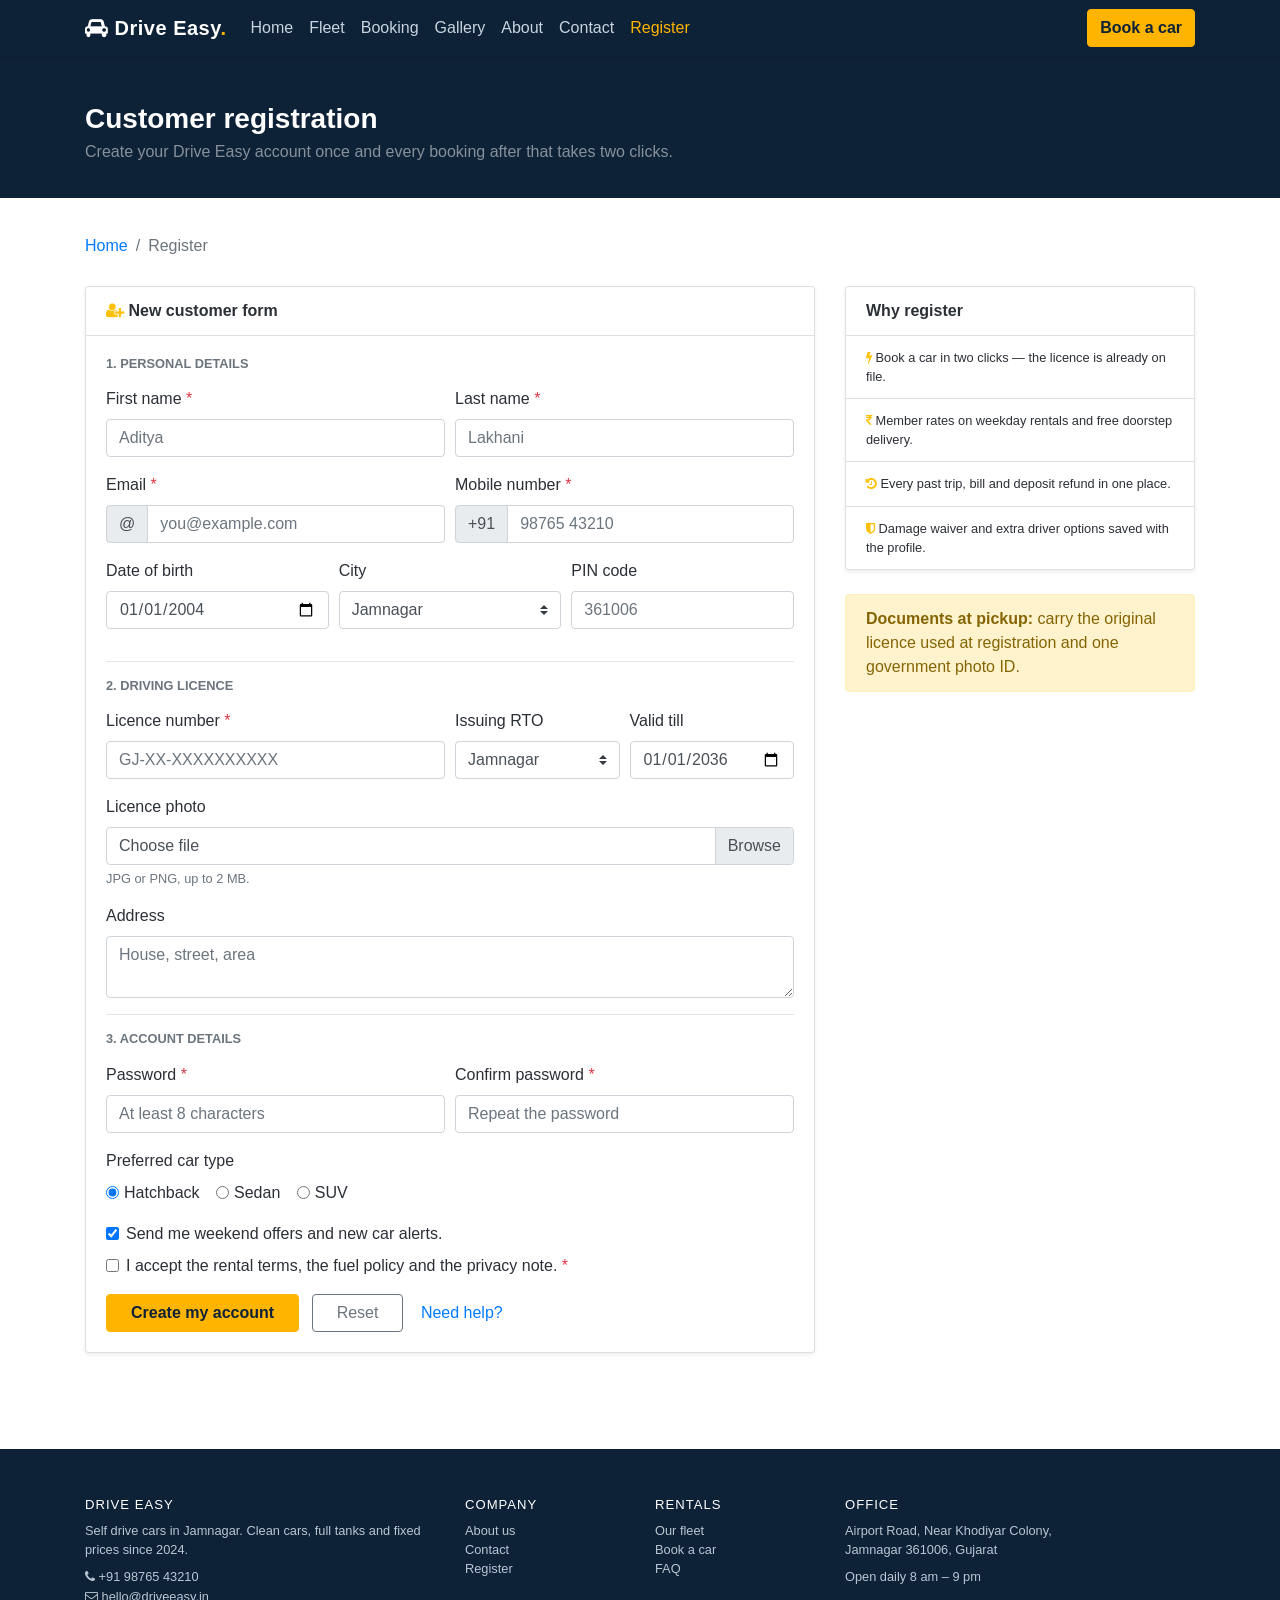
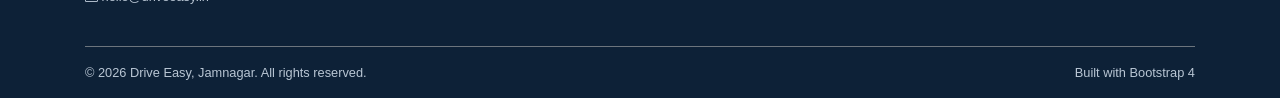
<file: register.html>
<!DOCTYPE html>
<html lang="en">
<head>
  <meta charset="utf-8">
  <meta name="viewport" content="width=device-width, initial-scale=1">
  <title>Register | Drive Easy</title>
  <link rel="stylesheet" href="https://cdn.jsdelivr.net/npm/bootstrap@4.6.2/dist/css/bootstrap.min.css">
  <link rel="stylesheet" href="https://cdnjs.cloudflare.com/ajax/libs/font-awesome/4.7.0/css/font-awesome.min.css">
  <link rel="stylesheet" href="style.css">
</head>
<body>
<nav class="navbar navbar-expand-lg navbar-dark navbar-drive sticky-top shadow-sm">
  <div class="container">
    <a class="navbar-brand" href="index.html"><i class="fa fa-car"></i> Drive Easy<span class="brand-dot">.</span></a>
    <button class="navbar-toggler" type="button" data-toggle="collapse" data-target="#mainNav">
      <span class="navbar-toggler-icon"></span>
    </button>
    <div class="collapse navbar-collapse" id="mainNav">
      <ul class="navbar-nav mr-auto">
      <li class="nav-item"><a class="nav-link" href="index.html">Home</a></li>
      <li class="nav-item"><a class="nav-link" href="fleet.html">Fleet</a></li>
      <li class="nav-item"><a class="nav-link" href="booking.html">Booking</a></li>
      <li class="nav-item"><a class="nav-link" href="gallery.html">Gallery</a></li>
      <li class="nav-item"><a class="nav-link" href="about.html">About</a></li>
      <li class="nav-item"><a class="nav-link" href="contact.html">Contact</a></li>
      <li class="nav-item"><a class="nav-link active" href="register.html">Register</a></li>
      </ul>
      <a class="btn btn-amber my-2 my-lg-0" href="booking.html">Book a car</a>
    </div>
  </div>
</nav>

<header class="page-head">
  <div class="container">
    <h1 class="h3 font-weight-bold mb-1">Customer registration</h1>
    <p class="mb-0 text-white-50">Create your Drive Easy account once and every booking after that takes two clicks.</p>
  </div>
</header>

<div class="container py-4">
  <nav aria-label="breadcrumb">
    <ol class="breadcrumb bg-white px-0">
      <li class="breadcrumb-item"><a href="index.html">Home</a></li>
      <li class="breadcrumb-item active" aria-current="page">Register</li>
    </ol>
  </nav>

  <div class="row">
    <div class="col-lg-8 mb-4">
      <div class="card shadow-sm">
        <div class="card-header bg-white font-weight-bold">
          <i class="fa fa-user-plus text-warning"></i> New customer form
        </div>
        <div class="card-body">
          <form action="booking.html">
            <h6 class="text-uppercase text-muted small font-weight-bold mb-3">1. Personal details</h6>
            <div class="form-row">
              <div class="form-group col-md-6">
                <label for="fname">First name <span class="text-danger">*</span></label>
                <input type="text" class="form-control" id="fname" placeholder="Aditya" required>
              </div>
              <div class="form-group col-md-6">
                <label for="lname">Last name <span class="text-danger">*</span></label>
                <input type="text" class="form-control" id="lname" placeholder="Lakhani" required>
              </div>
            </div>
            <div class="form-row">
              <div class="form-group col-md-6">
                <label for="remail">Email <span class="text-danger">*</span></label>
                <div class="input-group">
                  <div class="input-group-prepend"><span class="input-group-text">@</span></div>
                  <input type="email" class="form-control" id="remail" placeholder="you@example.com" required>
                </div>
              </div>
              <div class="form-group col-md-6">
                <label for="rmobile">Mobile number <span class="text-danger">*</span></label>
                <div class="input-group">
                  <div class="input-group-prepend"><span class="input-group-text">+91</span></div>
                  <input type="tel" class="form-control" id="rmobile" placeholder="98765 43210" required>
                </div>
              </div>
            </div>
            <div class="form-row">
              <div class="form-group col-md-4">
                <label for="rdob">Date of birth</label>
                <input type="date" class="form-control" id="rdob" value="2004-01-01">
              </div>
              <div class="form-group col-md-4">
                <label for="rcity">City</label>
                <select class="custom-select" id="rcity">
                  <option selected>Jamnagar</option>
                  <option>Rajkot</option>
                  <option>Dwarka</option>
                  <option>Morbi</option>
                </select>
              </div>
              <div class="form-group col-md-4">
                <label for="rpin">PIN code</label>
                <input type="text" class="form-control" id="rpin" placeholder="361006">
              </div>
            </div>

            <hr>
            <h6 class="text-uppercase text-muted small font-weight-bold mb-3">2. Driving licence</h6>
            <div class="form-row">
              <div class="form-group col-md-6">
                <label for="rlic">Licence number <span class="text-danger">*</span></label>
                <input type="text" class="form-control" id="rlic" placeholder="GJ-XX-XXXXXXXXXX" required>
              </div>
              <div class="form-group col-md-3">
                <label for="rrto">Issuing RTO</label>
                <select class="custom-select" id="rrto">
                  <option selected>Jamnagar</option>
                  <option>Rajkot</option>
                  <option>Junagadh</option>
                  <option>Other</option>
                </select>
              </div>
              <div class="form-group col-md-3">
                <label for="rexp">Valid till</label>
                <input type="date" class="form-control" id="rexp" value="2036-01-01">
              </div>
            </div>
            <div class="form-group">
              <label for="rphoto">Licence photo</label>
              <div class="custom-file">
                <input type="file" class="custom-file-input" id="rphoto">
                <label class="custom-file-label" for="rphoto">Choose file</label>
              </div>
              <small class="form-text text-muted">JPG or PNG, up to 2 MB.</small>
            </div>
            <div class="form-group">
              <label for="raddr">Address</label>
              <textarea class="form-control" id="raddr" rows="2" placeholder="House, street, area"></textarea>
            </div>

            <hr>
            <h6 class="text-uppercase text-muted small font-weight-bold mb-3">3. Account details</h6>
            <div class="form-row">
              <div class="form-group col-md-6">
                <label for="rpass">Password <span class="text-danger">*</span></label>
                <input type="password" class="form-control" id="rpass" placeholder="At least 8 characters" required>
              </div>
              <div class="form-group col-md-6">
                <label for="rpass2">Confirm password <span class="text-danger">*</span></label>
                <input type="password" class="form-control" id="rpass2" placeholder="Repeat the password" required>
              </div>
            </div>
            <div class="form-group">
              <span class="d-block mb-2">Preferred car type</span>
              <div class="form-check form-check-inline">
                <input class="form-check-input" type="radio" name="pref" id="pref-hatch" checked>
                <label class="form-check-label" for="pref-hatch">Hatchback</label>
              </div>
              <div class="form-check form-check-inline">
                <input class="form-check-input" type="radio" name="pref" id="pref-sedan">
                <label class="form-check-label" for="pref-sedan">Sedan</label>
              </div>
              <div class="form-check form-check-inline">
                <input class="form-check-input" type="radio" name="pref" id="pref-suv">
                <label class="form-check-label" for="pref-suv">SUV</label>
              </div>
            </div>
            <div class="form-check mb-2">
              <input class="form-check-input" type="checkbox" id="rnews" checked>
              <label class="form-check-label" for="rnews">Send me weekend offers and new car alerts.</label>
            </div>
            <div class="form-check mb-3">
              <input class="form-check-input" type="checkbox" id="rterms" required>
              <label class="form-check-label" for="rterms">I accept the rental terms, the fuel policy
              and the privacy note. <span class="text-danger">*</span></label>
            </div>
            <button type="submit" class="btn btn-amber px-4">Create my account</button>
            <button type="reset" class="btn btn-outline-secondary ml-2 px-4">Reset</button>
            <a href="contact.html" class="btn btn-link">Need help?</a>
          </form>
        </div>
      </div>
    </div>

    <div class="col-lg-4">
      <div class="card shadow-sm mb-4">
        <div class="card-header bg-white font-weight-bold">Why register</div>
        <ul class="list-group list-group-flush small">
          <li class="list-group-item"><i class="fa fa-bolt text-warning"></i> Book a car in two clicks
          &mdash; the licence is already on file.</li>
          <li class="list-group-item"><i class="fa fa-inr text-warning"></i> Member rates on weekday
          rentals and free doorstep delivery.</li>
          <li class="list-group-item"><i class="fa fa-history text-warning"></i> Every past trip,
          bill and deposit refund in one place.</li>
          <li class="list-group-item"><i class="fa fa-shield text-warning"></i> Damage waiver and
          extra driver options saved with the profile.</li>
        </ul>
      </div>

      <div class="alert alert-warning mb-0">
        <strong>Documents at pickup:</strong> carry the original licence used at registration and
        one government photo ID.
      </div>
    </div>
  </div>
</div>

<footer class="site-footer pt-5 pb-3 mt-5">
  <div class="container">
    <div class="row">
      <div class="col-md-4 mb-4">
        <h6>Drive Easy</h6>
        <p class="small mb-2">Self drive cars in Jamnagar. Clean cars, full tanks and fixed prices
        since 2024.</p>
        <p class="small mb-0"><i class="fa fa-phone"></i> +91 98765 43210<br>
        <i class="fa fa-envelope-o"></i> hello@driveeasy.in</p>
      </div>
      <div class="col-6 col-md-2 mb-4">
        <h6>Company</h6>
        <ul class="list-unstyled small mb-0">
          <li><a href="about.html">About us</a></li>
          <li><a href="contact.html">Contact</a></li>
          <li><a href="register.html">Register</a></li>
        </ul>
      </div>
      <div class="col-6 col-md-2 mb-4">
        <h6>Rentals</h6>
        <ul class="list-unstyled small mb-0">
          <li><a href="fleet.html">Our fleet</a></li>
          <li><a href="booking.html">Book a car</a></li>
          <li><a href="contact.html#faq">FAQ</a></li>
        </ul>
      </div>
      <div class="col-md-4 mb-4">
        <h6>Office</h6>
        <p class="small mb-2">Airport Road, Near Khodiyar Colony,<br>Jamnagar 361006, Gujarat</p>
        <p class="small mb-0">Open daily 8 am &ndash; 9 pm</p>
      </div>
    </div>
    <hr class="border-secondary">
    <div class="d-flex justify-content-between flex-wrap small">
      <span>&copy; 2026 Drive Easy, Jamnagar. All rights reserved.</span>
      <span>Built with Bootstrap 4</span>
    </div>
  </div>
</footer>

<script src="https://cdn.jsdelivr.net/npm/jquery@3.7.1/dist/jquery.slim.min.js"></script>
<script src="https://cdn.jsdelivr.net/npm/popper.js@1.16.1/dist/umd/popper.min.js"></script>
<script src="https://cdn.jsdelivr.net/npm/bootstrap@4.6.2/dist/js/bootstrap.bundle.min.js"></script>
</body>
</html>
</file>
<file: style.css>
/* Drive Easy - custom look on top of Bootstrap 4 */
:root { --navy: #0d2137; --amber: #ffb400; }
body { font-family: "Segoe UI", Roboto, Helvetica, Arial, sans-serif; color: #2b2f36; }
.navbar-drive { background: var(--navy); }
.navbar-drive .navbar-brand { font-weight: 700; letter-spacing: .5px; color: #fff; }
.brand-dot { color: var(--amber); }
.navbar-drive .nav-link { color: #c9d4e0 !important; }
.navbar-drive .nav-link:hover, .navbar-drive .nav-link.active { color: var(--amber) !important; }
.btn-amber { background: var(--amber); border-color: var(--amber); color: var(--navy); font-weight: 600; }
.btn-amber:hover { background: #e6a200; border-color: #e6a200; color: var(--navy); }
.hero { background: linear-gradient(90deg, rgba(9,20,33,.88), rgba(9,20,33,.30)), url("img/hero.jpg") center / cover no-repeat;
  color: #fff; padding: 100px 0 120px; }
.hero h1 { font-size: 2.9rem; font-weight: 700; line-height: 1.12; }
.hero .lead { max-width: 540px; color: #e8eef5; }
.search-card { margin-top: -60px; background: #fff; border-radius: .6rem; padding: 18px; }
.search-card label { font-size: .78rem; text-transform: uppercase; letter-spacing: .5px; color: #6b7684; }
.car-card img { height: 190px; object-fit: cover; }
.car-card .card-body { padding: 1rem 1.1rem; }
.price { font-weight: 700; color: var(--navy); font-size: 1.15rem; }
.badge-soft { background: #fff3d1; color: #8a6100; }
.section-title { font-weight: 700; color: var(--navy); }
.section-title:after { content: ""; display: block; width: 52px; height: 4px; background: var(--amber);
  margin-top: 10px; border-radius: 2px; }
.page-head { background: var(--navy); color: #fff; padding: 46px 0 34px; }
.page-head .breadcrumb { background: transparent; padding: 0; margin: 0; }
.page-head .breadcrumb-item a { color: var(--amber); }
.page-head .breadcrumb-item + .breadcrumb-item::before { color: #8ea0b4; }
.stat { border-left: 3px solid var(--amber); padding-left: 12px; }
.site-footer { background: var(--navy); color: #b9c6d4; }
.site-footer a { color: #b9c6d4; }
.site-footer a:hover { color: var(--amber); text-decoration: none; }
.site-footer h6 { color: #fff; text-transform: uppercase; letter-spacing: 1px; font-size: .82rem; }
.thumb { height: 78px; width: 100%; object-fit: cover; cursor: pointer; }
.media-avatar { width: 74px; height: 74px; object-fit: cover; }
.step { width: 34px; height: 34px; border-radius: 50%; background: var(--amber); color: var(--navy);
  font-weight: 700; display: inline-flex; align-items: center; justify-content: center; }
.accordion .card-header { background: #f4f6f9; }
.list-group-item.active { background: var(--navy); border-color: var(--navy); }
</file>
